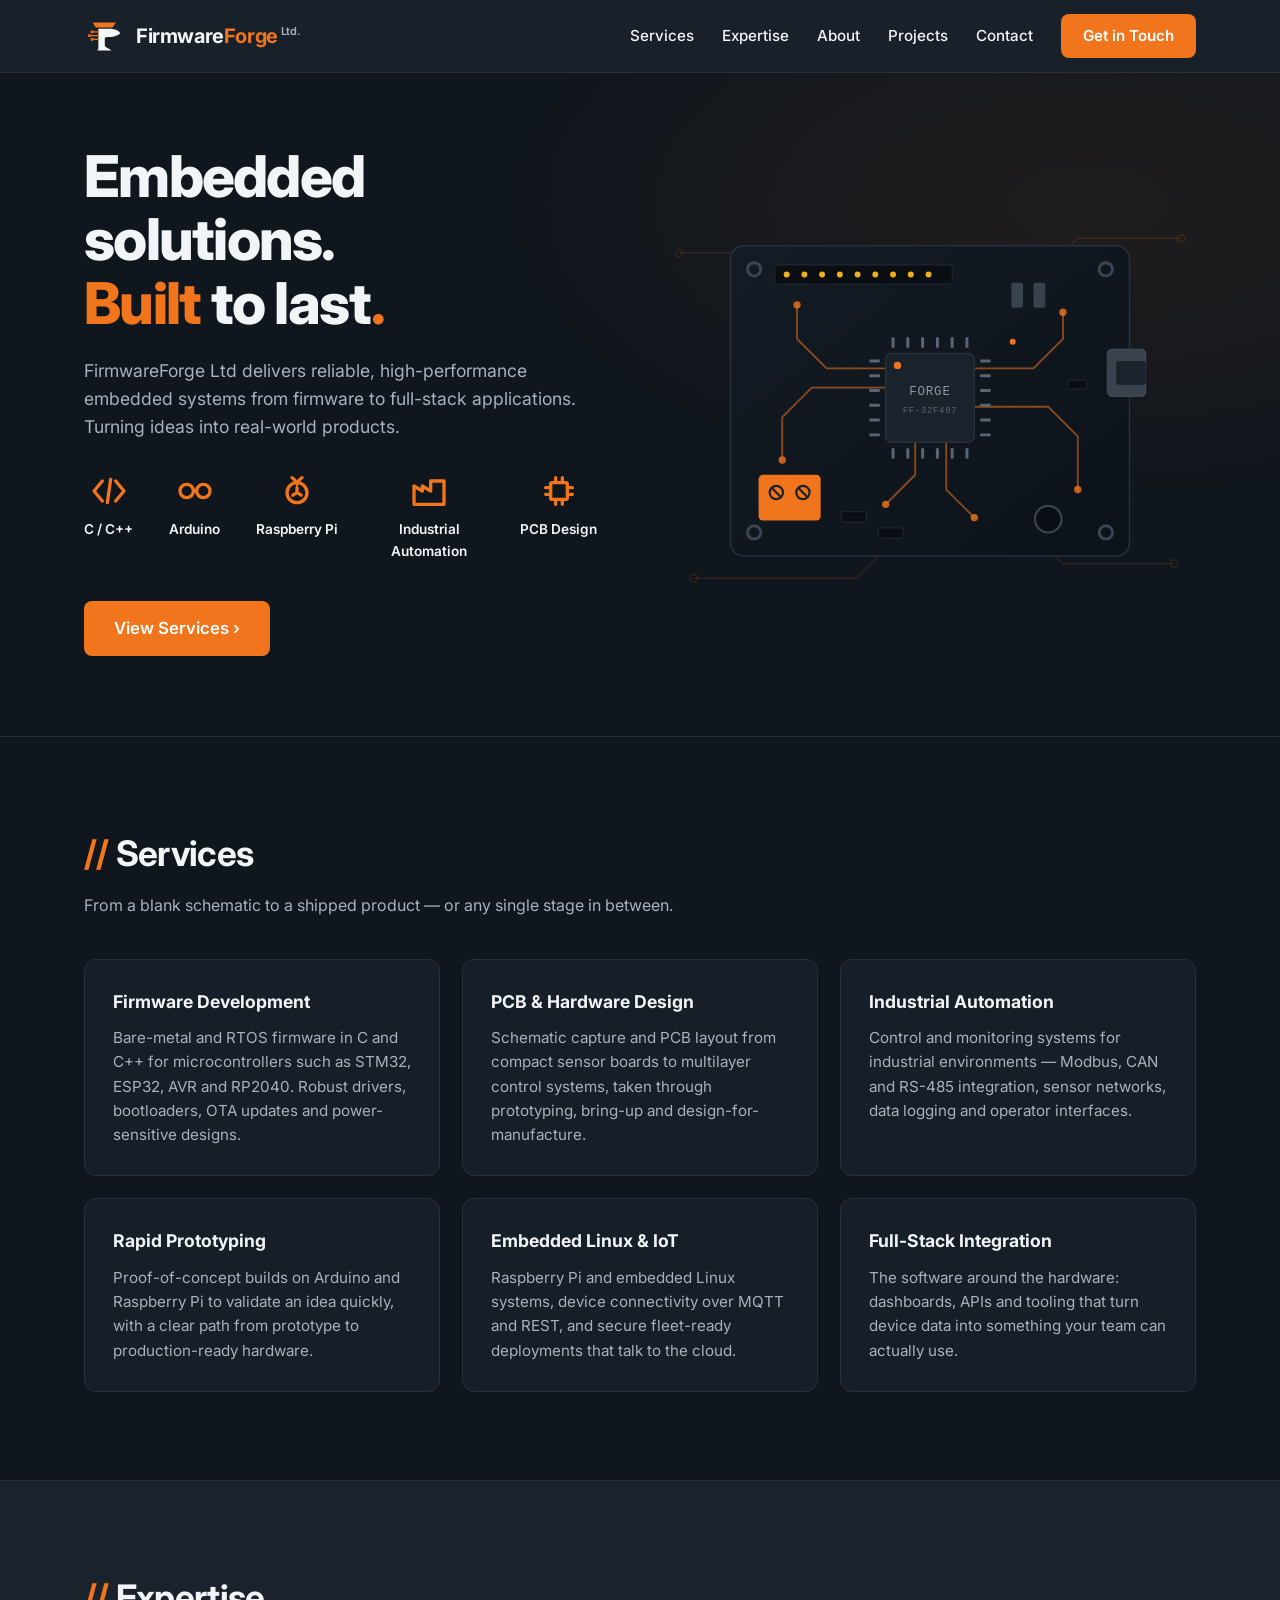
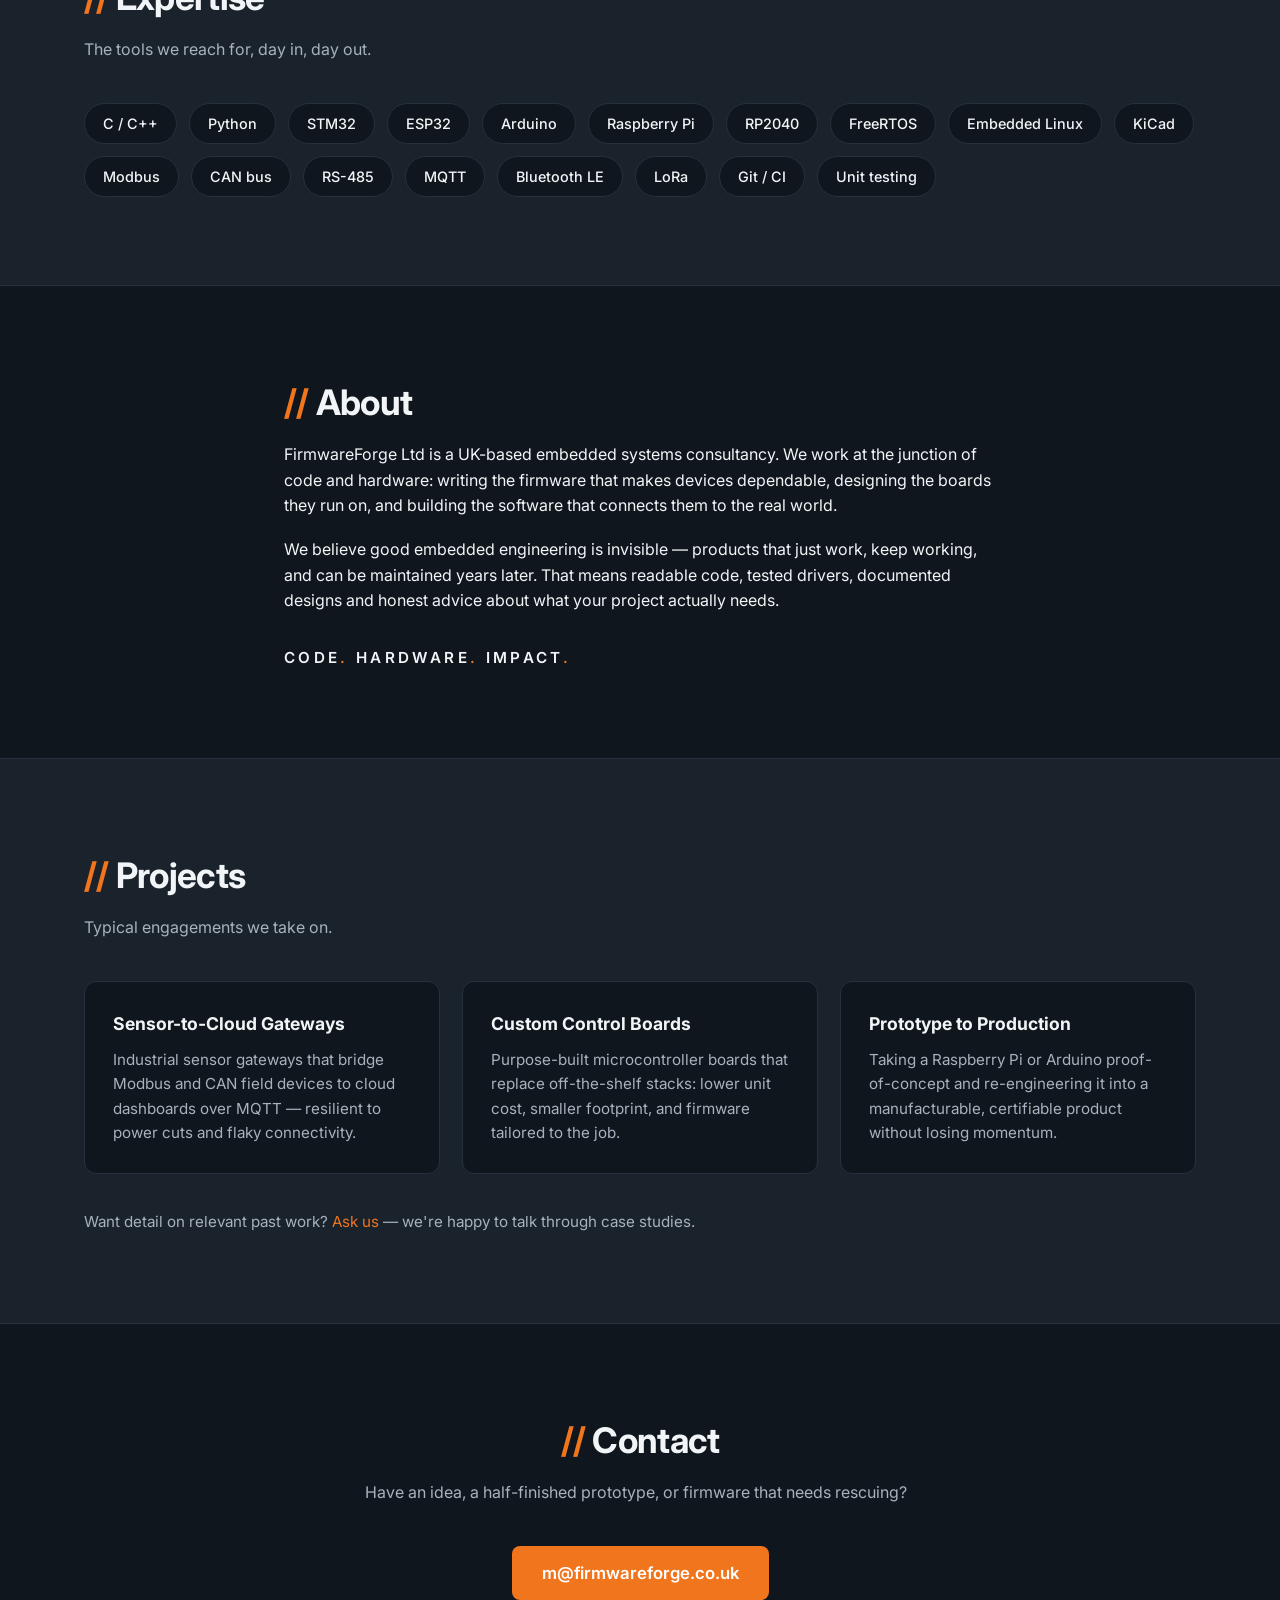
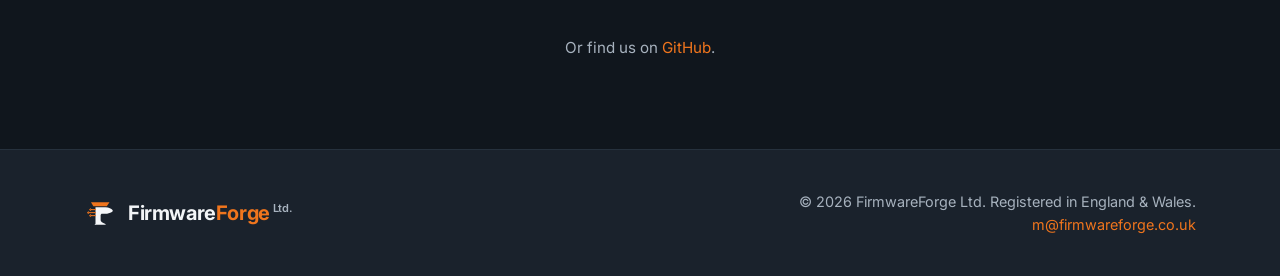
<file: index.html>
<!DOCTYPE html>
<html lang="en-GB">
<head>
  <meta charset="utf-8">
  <meta name="viewport" content="width=device-width, initial-scale=1">
  <title>FirmwareForge Ltd — Embedded Systems &amp; Firmware Development, UK</title>
  <meta name="description" content="FirmwareForge Ltd delivers reliable, high-performance embedded systems — firmware, PCB design, industrial automation and full-stack integration. C/C++, Arduino, Raspberry Pi, STM32, ESP32. UK-based consultancy.">
  <link rel="canonical" href="https://firmwareforge.co.uk/">
  <meta name="robots" content="index, follow, max-image-preview:large">
  <meta name="theme-color" content="#151C24">

  <!-- Open Graph -->
  <meta property="og:type" content="website">
  <meta property="og:site_name" content="FirmwareForge Ltd">
  <meta property="og:title" content="FirmwareForge Ltd — Embedded Solutions. Built to Last.">
  <meta property="og:description" content="Reliable, high-performance embedded systems from firmware to full-stack applications. Turning ideas into real-world products.">
  <meta property="og:url" content="https://firmwareforge.co.uk/">
  <meta property="og:image" content="https://firmwareforge.co.uk/assets/og-card.png">
  <meta property="og:image:width" content="1200">
  <meta property="og:image:height" content="630">
  <meta property="og:locale" content="en_GB">

  <!-- Twitter -->
  <meta name="twitter:card" content="summary_large_image">
  <meta name="twitter:title" content="FirmwareForge Ltd — Embedded Solutions. Built to Last.">
  <meta name="twitter:description" content="Reliable, high-performance embedded systems from firmware to full-stack applications.">
  <meta name="twitter:image" content="https://firmwareforge.co.uk/assets/og-card.png">

  <link rel="icon" href="/assets/favicon.svg" type="image/svg+xml">
  <link rel="icon" href="/favicon.ico" sizes="32x32">
  <link rel="apple-touch-icon" href="/assets/apple-touch-icon.png">

  <link rel="preconnect" href="https://fonts.googleapis.com">
  <link rel="preconnect" href="https://fonts.gstatic.com" crossorigin>
  <link href="https://fonts.googleapis.com/css2?family=Inter:wght@400;500;600;700;800&display=swap" rel="stylesheet">
  <link rel="stylesheet" href="/assets/styles.css">

  <!-- Structured data -->
  <script type="application/ld+json">
  {
    "@context": "https://schema.org",
    "@graph": [
      {
        "@type": ["Organization", "ProfessionalService"],
        "@id": "https://firmwareforge.co.uk/#org",
        "name": "FirmwareForge Ltd",
        "alternateName": "FirmwareForge",
        "slogan": "Code. Hardware. Impact.",
        "url": "https://firmwareforge.co.uk/",
        "logo": "https://firmwareforge.co.uk/assets/logo-icon.svg",
        "image": "https://firmwareforge.co.uk/assets/og-card.png",
        "email": "m@firmwareforge.co.uk",
        "description": "FirmwareForge Ltd delivers reliable, high-performance embedded systems from firmware to full-stack applications — turning ideas into real-world products.",
        "areaServed": "GB",
        "knowsAbout": [
          "Embedded systems", "Firmware development", "C", "C++",
          "Arduino", "Raspberry Pi", "STM32", "ESP32", "FreeRTOS",
          "PCB design", "Industrial automation", "IoT", "Embedded Linux"
        ],
        "sameAs": ["https://github.com/firmwareforgeltd"],
        "contactPoint": {
          "@type": "ContactPoint",
          "email": "m@firmwareforge.co.uk",
          "contactType": "sales",
          "availableLanguage": "English"
        }
      },
      {
        "@type": "WebSite",
        "@id": "https://firmwareforge.co.uk/#website",
        "url": "https://firmwareforge.co.uk/",
        "name": "FirmwareForge Ltd",
        "publisher": { "@id": "https://firmwareforge.co.uk/#org" },
        "inLanguage": "en-GB"
      }
    ]
  }
  </script>
</head>
<body>

<header class="site-header">
  <nav class="nav container" aria-label="Main navigation">
    <a class="brand" href="/" aria-label="FirmwareForge Ltd — home">
      <img src="/assets/logo-icon-dark.svg" alt="" width="40" height="40">
      <span class="brand-name">Firmware<span class="accent">Forge</span><sup>Ltd.</sup></span>
    </a>
    <input type="checkbox" id="nav-toggle" class="nav-toggle" aria-hidden="true">
    <label for="nav-toggle" class="nav-burger" aria-label="Toggle menu"><span></span><span></span><span></span></label>
    <ul class="nav-links">
      <li><a href="#services">Services</a></li>
      <li><a href="#expertise">Expertise</a></li>
      <li><a href="#about">About</a></li>
      <li><a href="#projects">Projects</a></li>
      <li><a href="#contact">Contact</a></li>
      <li><a class="btn btn-solid" href="mailto:m@firmwareforge.co.uk">Get in Touch</a></li>
    </ul>
  </nav>
</header>

<main>
  <!-- Hero -->
  <section class="hero" id="top">
    <div class="container hero-grid">
      <div class="hero-copy">
        <h1>Embedded solutions.<br><span class="accent">Built</span> to last<span class="accent">.</span></h1>
        <p class="lede">FirmwareForge Ltd delivers reliable, high-performance embedded
        systems from firmware to full-stack applications. Turning ideas into
        real-world products.</p>
        <ul class="chips" aria-label="Core technologies">
          <li>
            <svg viewBox="0 0 24 24" aria-hidden="true"><path d="M8 6l-5 6 5 6M16 6l5 6-5 6M13 5l-2 14" fill="none" stroke="currentColor" stroke-width="2" stroke-linecap="round" stroke-linejoin="round"/></svg>
            C / C++
          </li>
          <li>
            <svg viewBox="0 0 24 24" aria-hidden="true"><path d="M7 8a4 4 0 100 8 4 4 0 000-8zm10 0a4 4 0 100 8 4 4 0 000-8zM11 12h2" fill="none" stroke="currentColor" stroke-width="2"/></svg>
            Arduino
          </li>
          <li>
            <svg viewBox="0 0 24 24" aria-hidden="true"><circle cx="12" cy="13" r="6" fill="none" stroke="currentColor" stroke-width="2"/><path d="M9 4c1.5 1 2.5 2 3 3.5C12.5 6 13.5 5 15 4M12 10v3M9.5 14.5l2.5-1.5 2.5 1.5" fill="none" stroke="currentColor" stroke-width="2" stroke-linecap="round"/></svg>
            Raspberry Pi
          </li>
          <li>
            <svg viewBox="0 0 24 24" aria-hidden="true"><path d="M3 20V9l5 3V9l5 3V6h8v14z" fill="none" stroke="currentColor" stroke-width="2" stroke-linejoin="round"/></svg>
            Industrial Automation
          </li>
          <li>
            <svg viewBox="0 0 24 24" aria-hidden="true"><rect x="7" y="7" width="10" height="10" rx="1" fill="none" stroke="currentColor" stroke-width="2"/><path d="M10 7V4M14 7V4M10 20v-3M14 20v-3M7 10H4M7 14H4M20 10h-3M20 14h-3" stroke="currentColor" stroke-width="2" stroke-linecap="round"/></svg>
            PCB Design
          </li>
        </ul>
        <a class="btn btn-solid btn-lg" href="#services">View Services <span aria-hidden="true">›</span></a>
      </div>
      <div class="hero-art" aria-hidden="true">
        <svg viewBox="0 0 720 560" role="img" aria-label="">
          <defs>
            <linearGradient id="board" x1="0" y1="0" x2="1" y2="1">
              <stop offset="0" stop-color="#131B24"/>
              <stop offset="1" stop-color="#0C1219"/>
            </linearGradient>
          </defs>
          <!-- faint background traces -->
          <g stroke="#F0751D" stroke-opacity=".14" stroke-width="2" fill="none">
            <path d="M20 80 H180 L240 140 V300"/>
            <path d="M40 520 H260 L340 440"/>
            <path d="M700 60 H560 L500 120"/>
            <path d="M690 500 H540 L470 430 V380"/>
            <circle cx="20" cy="80" r="5"/><circle cx="40" cy="520" r="5"/>
            <circle cx="700" cy="60" r="5"/><circle cx="690" cy="500" r="5"/>
          </g>
          <!-- board -->
          <rect x="90" y="70" width="540" height="420" rx="18" fill="url(#board)" stroke="#26313D" stroke-width="2"/>
          <!-- mounting holes -->
          <g fill="none" stroke="#3A4552" stroke-width="4">
            <circle cx="122" cy="102" r="9"/><circle cx="598" cy="102" r="9"/>
            <circle cx="122" cy="458" r="9"/><circle cx="598" cy="458" r="9"/>
          </g>
          <!-- traces -->
          <g stroke="#F0751D" stroke-opacity=".55" stroke-width="2.5" fill="none">
            <path d="M300 236 H220 L180 196 V150"/>
            <path d="M300 262 H200 L160 302 V360"/>
            <path d="M420 236 H500 L540 196 V160"/>
            <path d="M420 288 H520 L560 328 V400"/>
            <path d="M340 316 V380 L300 420"/>
            <path d="M382 316 V400 L420 438"/>
          </g>
          <g fill="#F0751D" fill-opacity=".8">
            <circle cx="180" cy="150" r="5"/><circle cx="160" cy="360" r="5"/>
            <circle cx="540" cy="160" r="5"/><circle cx="560" cy="400" r="5"/>
            <circle cx="300" cy="420" r="5"/><circle cx="420" cy="438" r="5"/>
          </g>
          <!-- MCU -->
          <g>
            <rect x="300" y="216" width="120" height="120" rx="8" fill="#1A222C" stroke="#26313D" stroke-width="2"/>
            <g stroke="#5A6673" stroke-width="4">
              <path d="M310 208 v-14 M330 208 v-14 M350 208 v-14 M370 208 v-14 M390 208 v-14 M410 208 v-14"/>
              <path d="M310 344 v14 M330 344 v14 M350 344 v14 M370 344 v14 M390 344 v14 M410 344 v14"/>
              <path d="M292 226 h-14 M292 246 h-14 M292 266 h-14 M292 286 h-14 M292 306 h-14 M292 326 h-14"/>
              <path d="M428 226 h14 M428 246 h14 M428 266 h14 M428 286 h14 M428 306 h14 M428 326 h14"/>
            </g>
            <circle cx="316" cy="232" r="5" fill="#F0751D"/>
            <text x="360" y="272" text-anchor="middle" fill="#8A96A3" font-family="ui-monospace, monospace" font-size="17" letter-spacing="1">FORGE</text>
            <text x="360" y="296" text-anchor="middle" fill="#5A6673" font-family="ui-monospace, monospace" font-size="12" letter-spacing="1">FF-32F407</text>
          </g>
          <!-- pin header -->
          <g fill="#0A0E13" stroke="#26313D">
            <rect x="150" y="96" width="240" height="26" rx="4"/>
          </g>
          <g fill="#F0B01D">
            <circle cx="166" cy="109" r="4"/><circle cx="190" cy="109" r="4"/><circle cx="214" cy="109" r="4"/>
            <circle cx="238" cy="109" r="4"/><circle cx="262" cy="109" r="4"/><circle cx="286" cy="109" r="4"/>
            <circle cx="310" cy="109" r="4"/><circle cx="334" cy="109" r="4"/><circle cx="358" cy="109" r="4"/>
          </g>
          <!-- USB connector -->
          <rect x="600" y="210" width="52" height="64" rx="6" fill="#39434E" stroke="#4C5762"/>
          <rect x="612" y="226" width="40" height="32" rx="3" fill="#1A222C"/>
          <!-- terminal block -->
          <rect x="128" y="380" width="84" height="62" rx="6" fill="#F0751D"/>
          <g fill="none" stroke="#1A222C" stroke-width="3">
            <circle cx="152" cy="404" r="9"/><circle cx="188" cy="404" r="9"/>
            <path d="M146 398 l12 12 M182 398 l12 12"/>
          </g>
          <!-- caps & resistors -->
          <g>
            <rect x="470" y="120" width="16" height="34" rx="3" fill="#39434E"/>
            <rect x="500" y="120" width="16" height="34" rx="3" fill="#39434E"/>
            <rect x="240" y="430" width="34" height="14" rx="3" fill="#0A0E13" stroke="#26313D"/>
            <rect x="290" y="452" width="34" height="14" rx="3" fill="#0A0E13" stroke="#26313D"/>
            <circle cx="520" cy="440" r="18" fill="#0A0E13" stroke="#39434E" stroke-width="3"/>
            <circle cx="472" cy="200" r="4" fill="#F0751D"/>
            <rect x="546" y="252" width="26" height="12" rx="2" fill="#0A0E13" stroke="#26313D"/>
          </g>
        </svg>
      </div>
    </div>
  </section>

  <!-- Services -->
  <section class="section" id="services">
    <div class="container">
      <h2><span class="accent">//</span> Services</h2>
      <p class="section-lede">From a blank schematic to a shipped product — or any single stage in between.</p>
      <div class="cards">
        <article class="card">
          <h3>Firmware Development</h3>
          <p>Bare-metal and RTOS firmware in C and C++ for microcontrollers such as STM32, ESP32, AVR and RP2040. Robust drivers, bootloaders, OTA updates and power-sensitive designs.</p>
        </article>
        <article class="card">
          <h3>PCB &amp; Hardware Design</h3>
          <p>Schematic capture and PCB layout from compact sensor boards to multilayer control systems, taken through prototyping, bring-up and design-for-manufacture.</p>
        </article>
        <article class="card">
          <h3>Industrial Automation</h3>
          <p>Control and monitoring systems for industrial environments — Modbus, CAN and RS-485 integration, sensor networks, data logging and operator interfaces.</p>
        </article>
        <article class="card">
          <h3>Rapid Prototyping</h3>
          <p>Proof-of-concept builds on Arduino and Raspberry Pi to validate an idea quickly, with a clear path from prototype to production-ready hardware.</p>
        </article>
        <article class="card">
          <h3>Embedded Linux &amp; IoT</h3>
          <p>Raspberry Pi and embedded Linux systems, device connectivity over MQTT and REST, and secure fleet-ready deployments that talk to the cloud.</p>
        </article>
        <article class="card">
          <h3>Full-Stack Integration</h3>
          <p>The software around the hardware: dashboards, APIs and tooling that turn device data into something your team can actually use.</p>
        </article>
      </div>
    </div>
  </section>

  <!-- Expertise -->
  <section class="section section-alt" id="expertise">
    <div class="container">
      <h2><span class="accent">//</span> Expertise</h2>
      <p class="section-lede">The tools we reach for, day in, day out.</p>
      <ul class="tags" aria-label="Technologies">
        <li>C / C++</li><li>Python</li><li>STM32</li><li>ESP32</li><li>Arduino</li>
        <li>Raspberry Pi</li><li>RP2040</li><li>FreeRTOS</li><li>Embedded Linux</li>
        <li>KiCad</li><li>Modbus</li><li>CAN bus</li><li>RS-485</li><li>MQTT</li>
        <li>Bluetooth LE</li><li>LoRa</li><li>Git / CI</li><li>Unit testing</li>
      </ul>
    </div>
  </section>

  <!-- About -->
  <section class="section" id="about">
    <div class="container narrow">
      <h2><span class="accent">//</span> About</h2>
      <p>FirmwareForge Ltd is a UK-based embedded systems consultancy. We work
      at the junction of code and hardware: writing the firmware that makes
      devices dependable, designing the boards they run on, and building the
      software that connects them to the real world.</p>
      <p>We believe good embedded engineering is invisible — products that
      just work, keep working, and can be maintained years later. That means
      readable code, tested drivers, documented designs and honest advice
      about what your project actually needs.</p>
      <p class="tagline">Code<span class="accent">.</span> Hardware<span class="accent">.</span> Impact<span class="accent">.</span></p>
    </div>
  </section>

  <!-- Projects -->
  <section class="section section-alt" id="projects">
    <div class="container">
      <h2><span class="accent">//</span> Projects</h2>
      <p class="section-lede">Typical engagements we take on.</p>
      <div class="cards">
        <article class="card">
          <h3>Sensor-to-Cloud Gateways</h3>
          <p>Industrial sensor gateways that bridge Modbus and CAN field devices to cloud dashboards over MQTT — resilient to power cuts and flaky connectivity.</p>
        </article>
        <article class="card">
          <h3>Custom Control Boards</h3>
          <p>Purpose-built microcontroller boards that replace off-the-shelf stacks: lower unit cost, smaller footprint, and firmware tailored to the job.</p>
        </article>
        <article class="card">
          <h3>Prototype to Production</h3>
          <p>Taking a Raspberry Pi or Arduino proof-of-concept and re-engineering it into a manufacturable, certifiable product without losing momentum.</p>
        </article>
      </div>
      <p class="section-note">Want detail on relevant past work? <a href="mailto:m@firmwareforge.co.uk">Ask us</a> — we're happy to talk through case studies.</p>
    </div>
  </section>

  <!-- Contact -->
  <section class="section" id="contact">
    <div class="container narrow center">
      <h2><span class="accent">//</span> Contact</h2>
      <p class="section-lede">Have an idea, a half-finished prototype, or firmware that needs rescuing?</p>
      <a class="btn btn-solid btn-lg" href="mailto:m@firmwareforge.co.uk">m@firmwareforge.co.uk</a>
      <p class="section-note">Or find us on <a href="https://github.com/firmwareforgeltd" rel="me">GitHub</a>.</p>
    </div>
  </section>
</main>

<footer class="site-footer">
  <div class="container footer-grid">
    <a class="brand" href="#top" aria-label="Back to top">
      <img src="/assets/logo-icon-dark.svg" alt="" width="32" height="32">
      <span class="brand-name">Firmware<span class="accent">Forge</span><sup>Ltd.</sup></span>
    </a>
    <p>© 2026 FirmwareForge Ltd. Registered in England &amp; Wales.<br>
    <a href="mailto:m@firmwareforge.co.uk">m@firmwareforge.co.uk</a></p>
  </div>
</footer>

</body>
</html>
</file>
<file: assets/styles.css>
/* FirmwareForge Ltd — site styles */

:root {
  --orange: #F0751D;
  --orange-hover: #FF8A33;
  --bg: #10161D;
  --bg-panel: #1A222C;
  --bg-card: #161E27;
  --line: #26313D;
  --text: #F2F5F7;
  --text-dim: #A7B2BE;
  --max: 1160px;
}

* { margin: 0; padding: 0; box-sizing: border-box; }

html { scroll-behavior: smooth; }

body {
  background: var(--bg);
  color: var(--text);
  font-family: "Inter", system-ui, -apple-system, "Segoe UI", Roboto, sans-serif;
  line-height: 1.6;
  -webkit-font-smoothing: antialiased;
}

img, svg { max-width: 100%; height: auto; }

.container { max-width: var(--max); margin: 0 auto; padding: 0 24px; }
.container.narrow { max-width: 760px; }
.center { text-align: center; }

.accent { color: var(--orange); }

a { color: var(--orange); text-decoration: none; }
a:hover { color: var(--orange-hover); }
:focus-visible { outline: 2px solid var(--orange); outline-offset: 3px; border-radius: 2px; }

/* ---------- Header ---------- */

.site-header {
  position: sticky; top: 0; z-index: 50;
  background: rgba(26, 34, 44, 0.92);
  backdrop-filter: blur(8px);
  border-bottom: 1px solid var(--line);
}

.nav {
  display: flex; align-items: center; justify-content: space-between;
  gap: 24px; min-height: 72px; flex-wrap: wrap;
}

.brand { display: flex; align-items: center; gap: 12px; color: var(--text); }
.brand:hover { color: var(--text); }
.brand-name { font-weight: 700; font-size: 1.25rem; letter-spacing: -0.02em; }
.brand-name sup { font-size: 0.55em; font-weight: 600; color: var(--text-dim); margin-left: 3px; }

.nav-links {
  display: flex; align-items: center; gap: 28px; list-style: none;
}
.nav-links a:not(.btn) { color: var(--text); font-weight: 500; font-size: 0.95rem; }
.nav-links a:not(.btn):hover { color: var(--orange); }

.nav-toggle { display: none; }
.nav-burger { display: none; cursor: pointer; padding: 8px; }
.nav-burger span {
  display: block; width: 24px; height: 2px; margin: 5px 0;
  background: var(--text); border-radius: 2px;
}

@media (max-width: 860px) {
  .nav-burger { display: block; }
  .nav-links {
    display: none; width: 100%; flex-direction: column;
    align-items: flex-start; gap: 16px; padding: 8px 0 20px;
  }
  .nav-toggle:checked ~ .nav-links { display: flex; }
}

/* ---------- Buttons ---------- */

.btn {
  display: inline-block; padding: 10px 22px; border-radius: 8px;
  font-weight: 600; font-size: 0.95rem; transition: background 0.15s ease;
}
.btn-solid { background: var(--orange); color: #fff; }
.btn-solid:hover { background: var(--orange-hover); color: #fff; }
.btn-lg { padding: 14px 30px; font-size: 1.05rem; }

/* ---------- Hero ---------- */

.hero {
  position: relative;
  background:
    radial-gradient(1000px 500px at 85% 20%, rgba(240, 117, 29, 0.07), transparent 60%),
    var(--bg);
  border-bottom: 1px solid var(--line);
  overflow: hidden;
}

.hero-grid {
  display: grid; grid-template-columns: minmax(0, 1fr) minmax(0, 1fr);
  gap: 48px; align-items: center; padding-top: 72px; padding-bottom: 80px;
}

.hero h1 {
  font-size: clamp(2.2rem, 5vw, 3.6rem);
  font-weight: 800; letter-spacing: -0.03em; line-height: 1.1;
}

.lede {
  margin: 22px 0 30px; max-width: 34em;
  color: var(--text-dim); font-size: 1.1rem;
}

.chips {
  display: flex; flex-wrap: wrap; gap: 28px 36px;
  list-style: none; margin-bottom: 38px;
}
.chips li {
  display: flex; flex-direction: column; align-items: center; gap: 8px;
  font-size: 0.85rem; font-weight: 600; color: var(--text);
  text-align: center; max-width: 110px;
}
.chips svg { width: 40px; height: 40px; color: var(--orange); }

.hero-art svg { display: block; width: 100%; height: auto; }

@media (max-width: 860px) {
  .hero-grid { grid-template-columns: 1fr; padding-top: 48px; padding-bottom: 56px; }
  .hero-art { order: -1; max-width: 440px; margin: 0 auto; }
}

/* ---------- Sections ---------- */

.section { padding: 88px 0; }
.section-alt { background: var(--bg-panel); border-top: 1px solid var(--line); border-bottom: 1px solid var(--line); }

.section h2 {
  font-size: clamp(1.6rem, 3vw, 2.2rem);
  font-weight: 700; letter-spacing: -0.02em; margin-bottom: 12px;
}

.section-lede { color: var(--text-dim); margin-bottom: 40px; max-width: 44em; }
.section-note { color: var(--text-dim); margin-top: 36px; font-size: 0.95rem; }

.container.narrow p + p { margin-top: 18px; }

.tagline {
  margin-top: 32px !important;
  font-weight: 600; letter-spacing: 0.22em; text-transform: uppercase;
  font-size: 0.95rem;
}

/* ---------- Cards ---------- */

.cards {
  display: grid; gap: 22px;
  grid-template-columns: repeat(auto-fit, minmax(290px, 1fr));
}

.card {
  background: var(--bg-card); border: 1px solid var(--line);
  border-radius: 12px; padding: 28px;
  transition: border-color 0.15s ease, transform 0.15s ease;
}
.card:hover { border-color: var(--orange); transform: translateY(-2px); }
.card h3 { font-size: 1.1rem; font-weight: 700; margin-bottom: 10px; }
.card p { color: var(--text-dim); font-size: 0.95rem; }

.section-alt .card { background: var(--bg); }

/* ---------- Tags ---------- */

.tags { display: flex; flex-wrap: wrap; gap: 12px; list-style: none; }
.tags li {
  padding: 8px 18px; border: 1px solid var(--line); border-radius: 999px;
  background: var(--bg); font-size: 0.9rem; font-weight: 500;
  color: var(--text);
}
.tags li:hover { border-color: var(--orange); }

/* ---------- Footer ---------- */

.site-footer {
  border-top: 1px solid var(--line); background: var(--bg-panel);
  padding: 40px 0;
}
.footer-grid {
  display: flex; align-items: center; justify-content: space-between;
  gap: 24px; flex-wrap: wrap;
}
.site-footer p { color: var(--text-dim); font-size: 0.9rem; text-align: right; }

@media (max-width: 640px) {
  .footer-grid { flex-direction: column; align-items: flex-start; }
  .site-footer p { text-align: left; }
}

@media (prefers-reduced-motion: reduce) {
  html { scroll-behavior: auto; }
  .card:hover { transform: none; }
}
</file>
